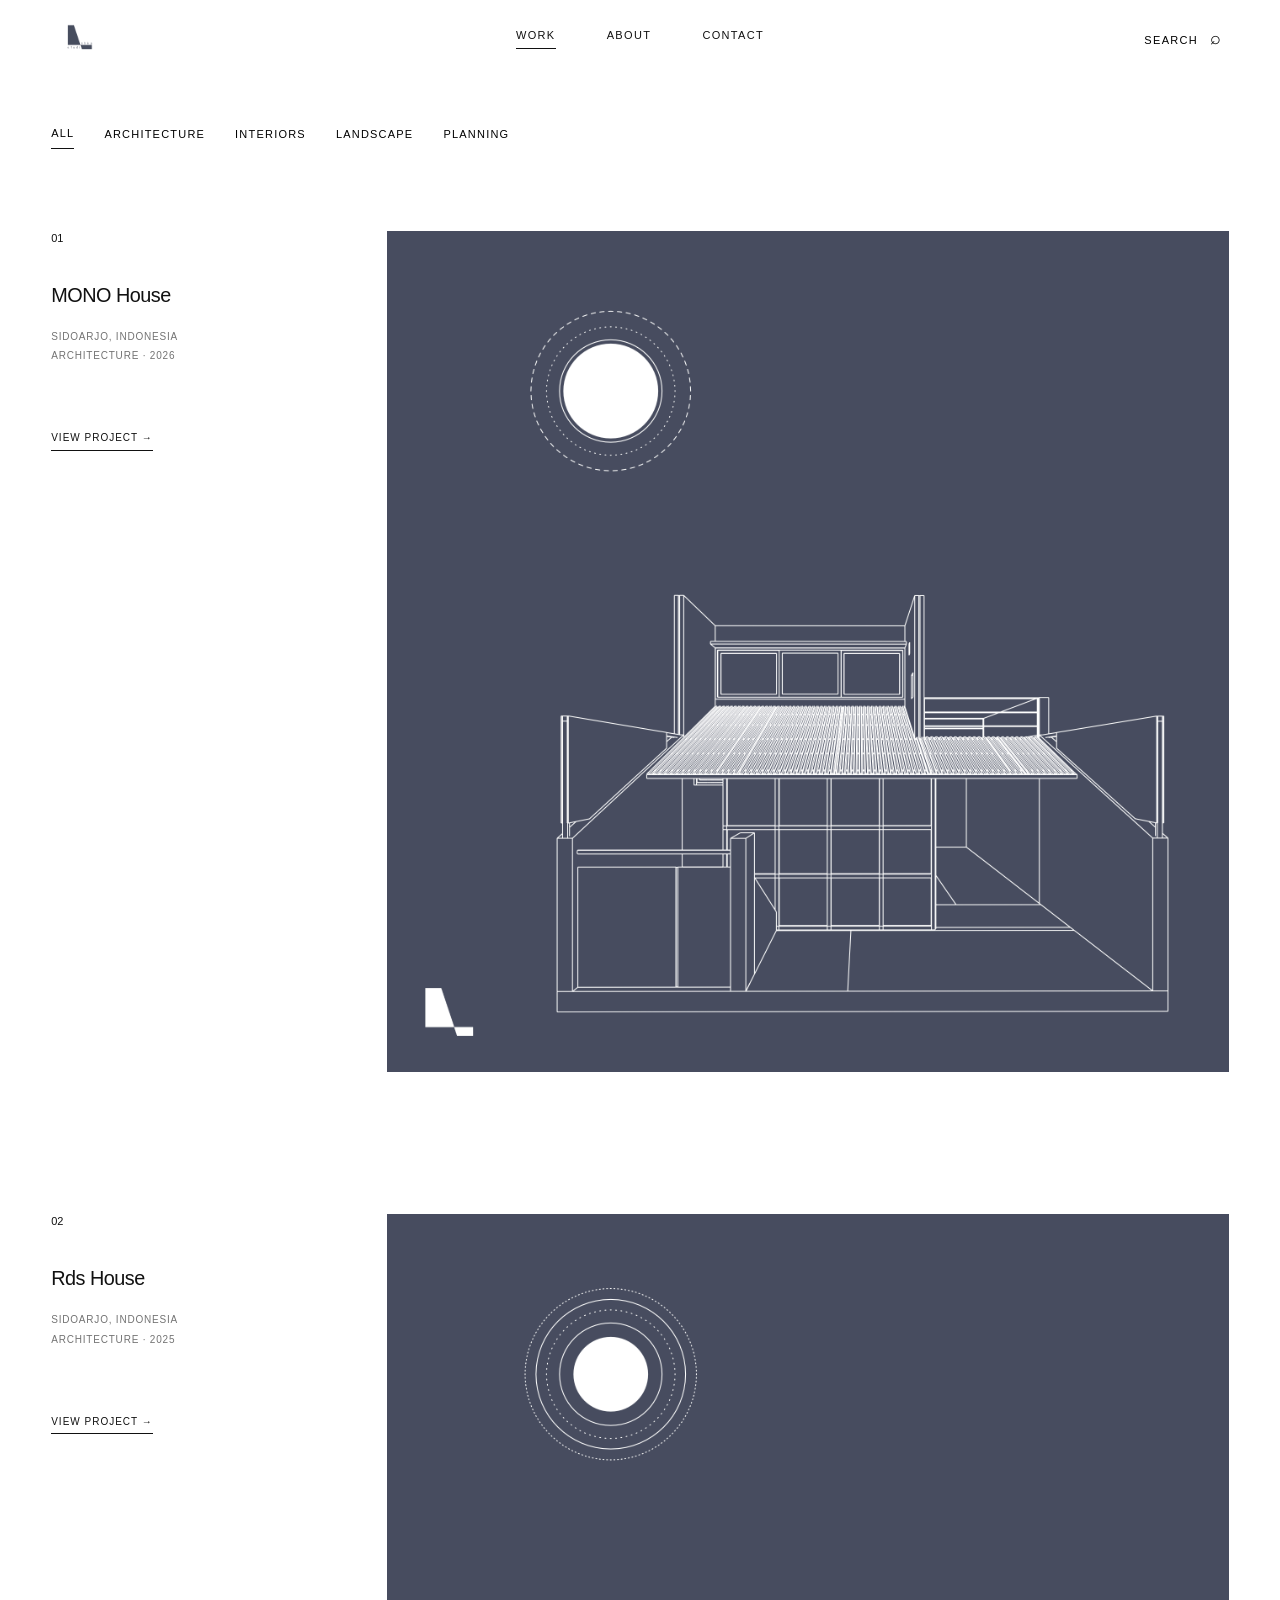
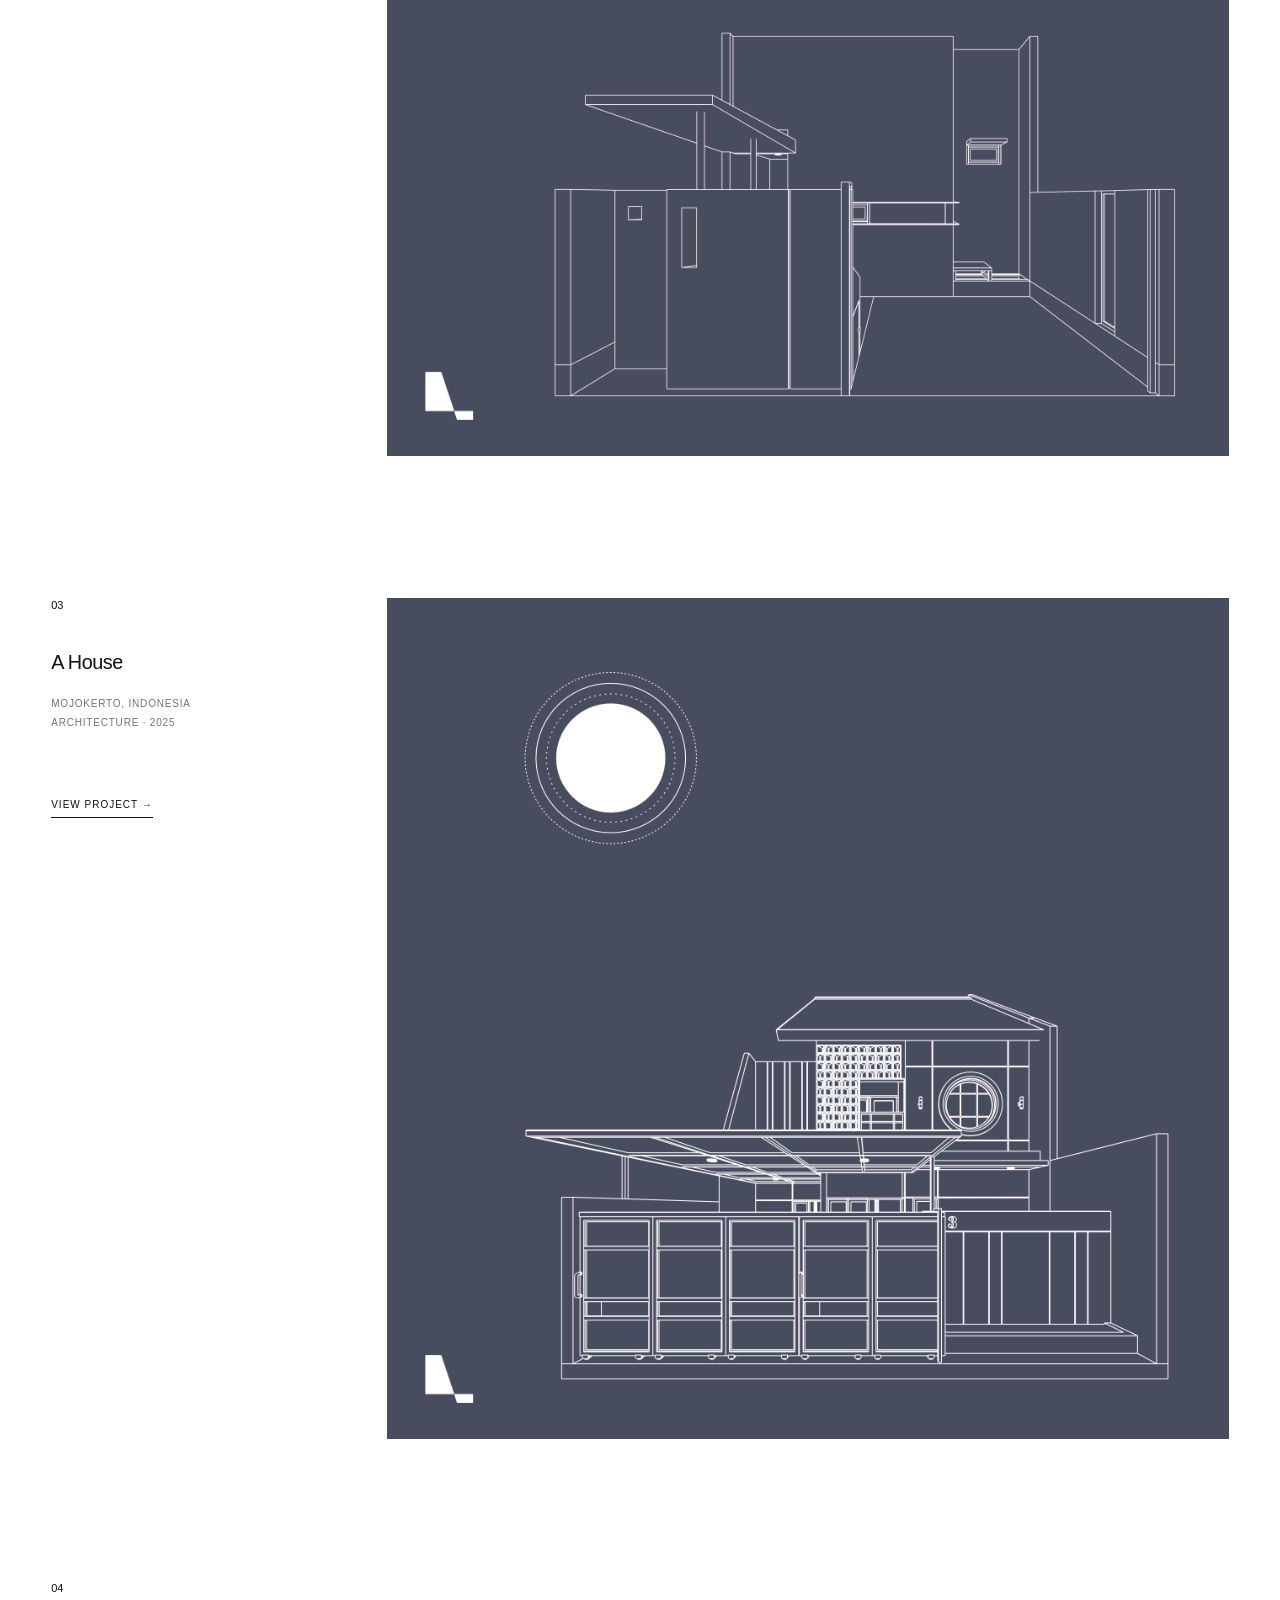
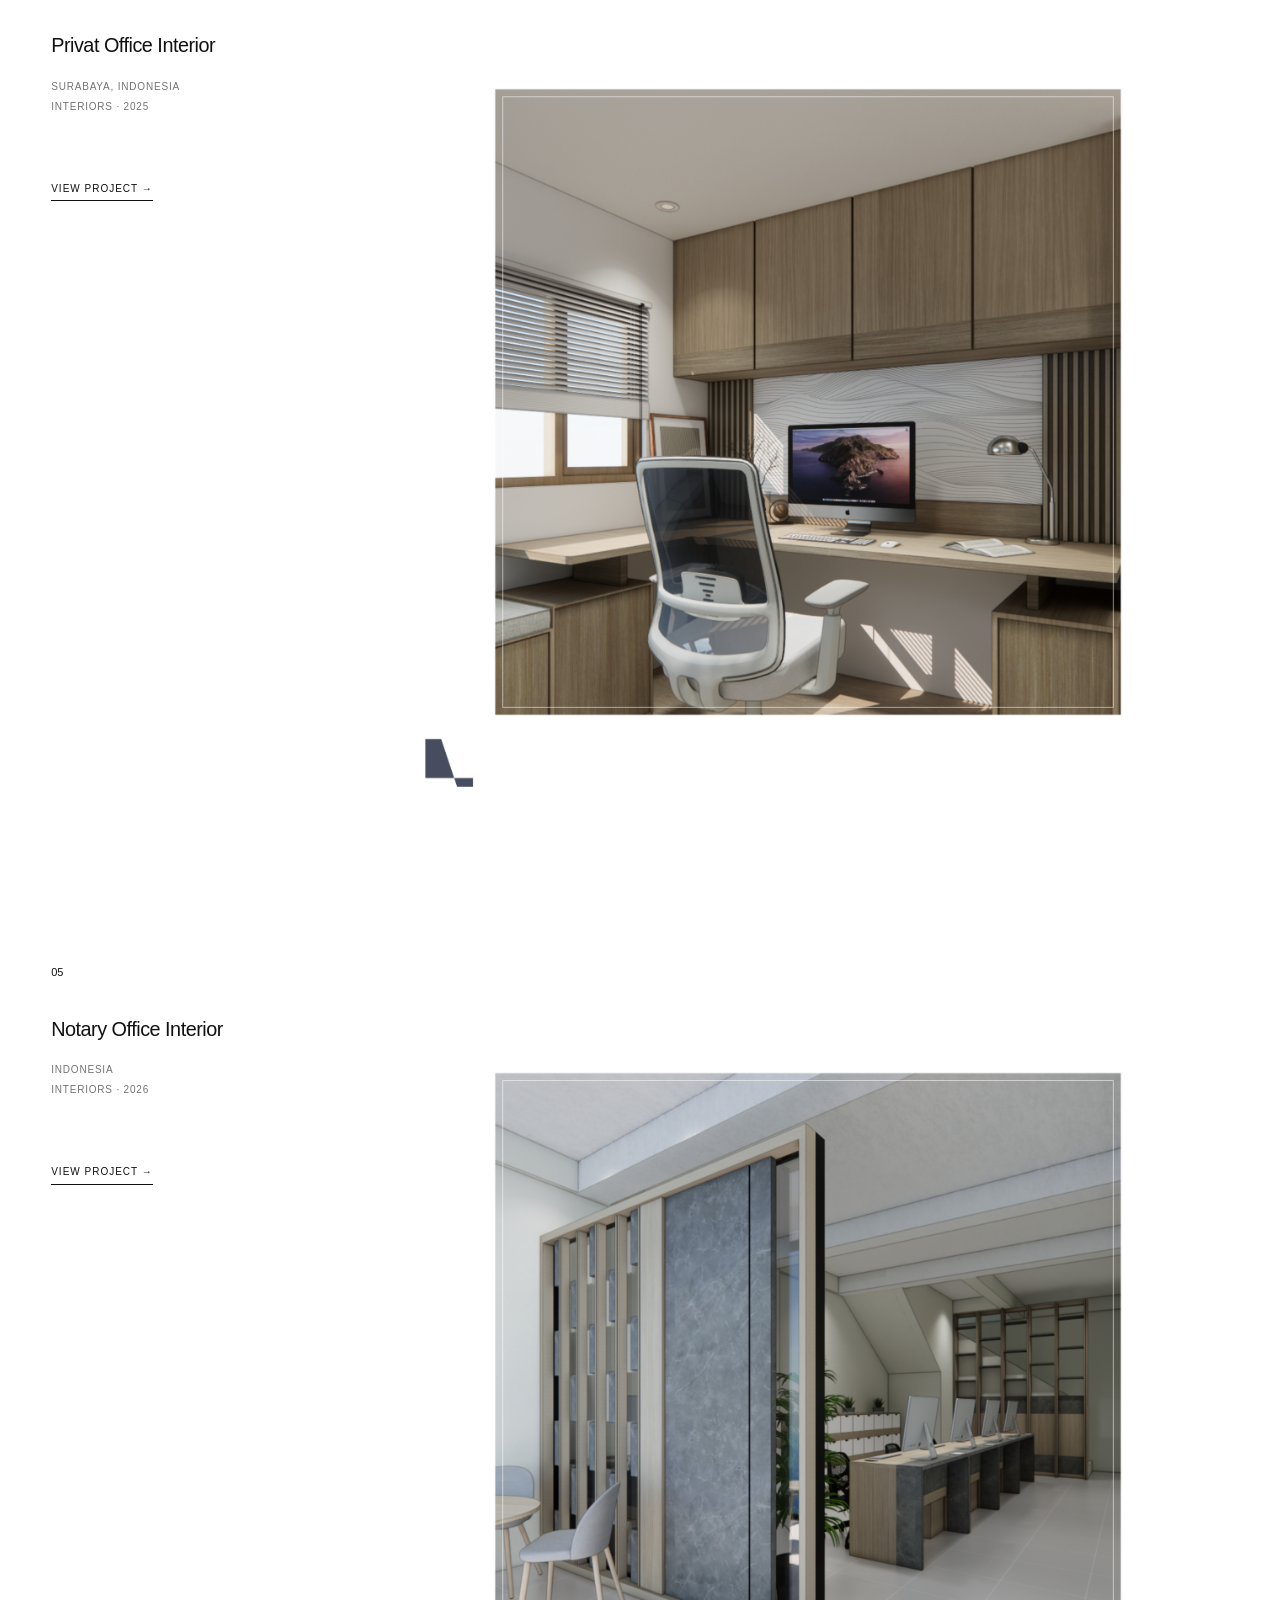
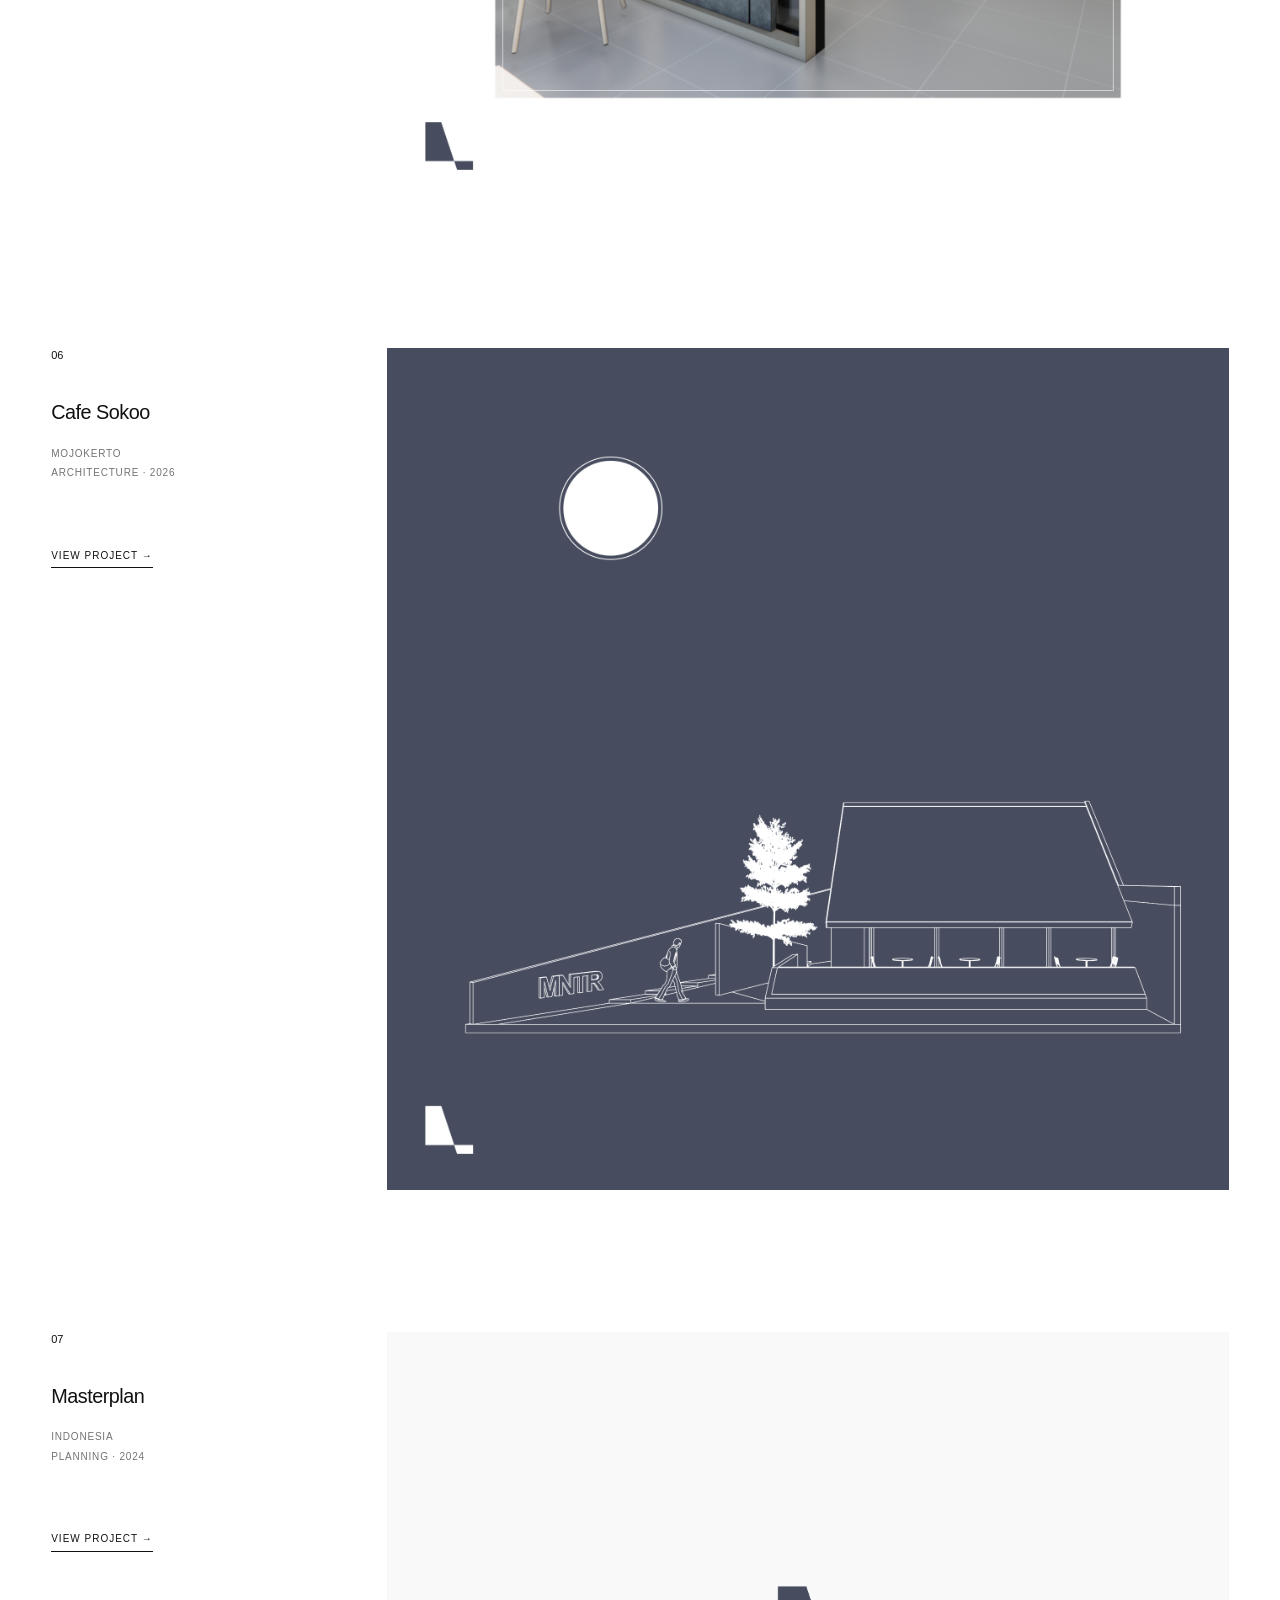
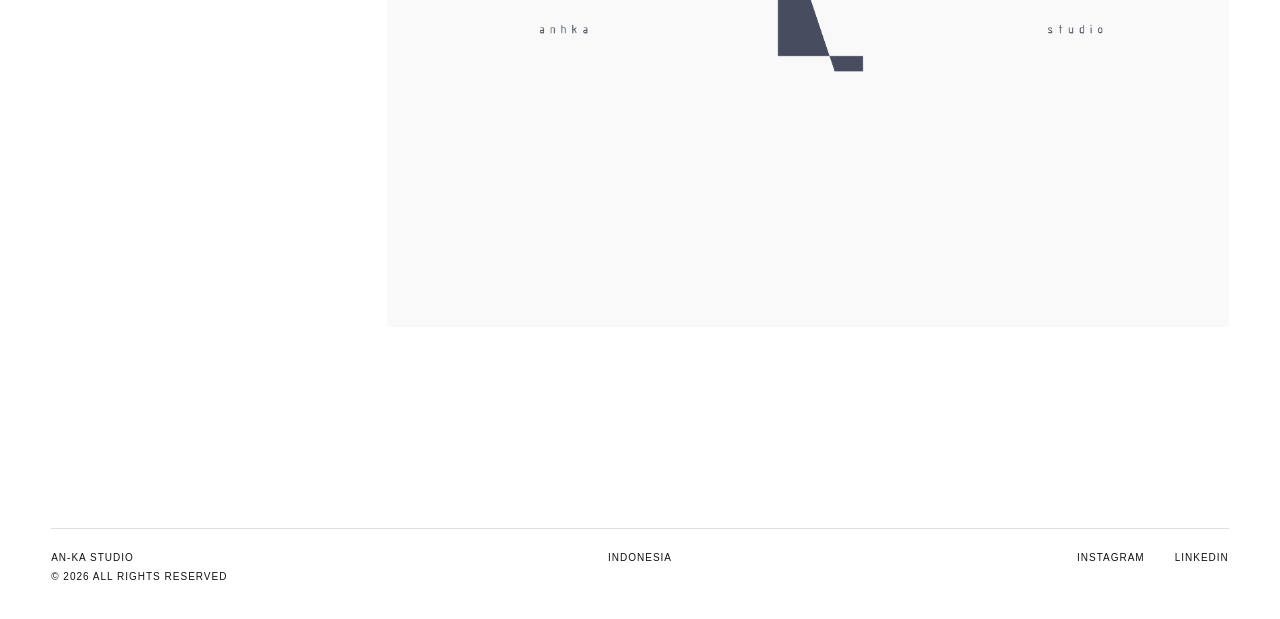
<file: index.html>
<!DOCTYPE html>
<html lang="en">
<head>
  <meta charset="UTF-8">
  <meta name="viewport" content="width=device-width, initial-scale=1.0">
  <meta name="description" content="AN-KA Studio — Architecture, interiors, landscape and planning portfolio.">
  <meta name="theme-color" content="#f7f7f5">
  <title>AN-KA│Studio</title>
  <link rel="icon" href="assets/favicon.png" type="image/png">
  <link rel="stylesheet" href="css/style.css">
</head>
<body>
  <header class="site-header">
    <a class="brand" href="index.html" aria-label="AN-KA home">
  <img src="assets/logo.png" alt="AN-KA Studio">
</a>
    <nav class="desktop-nav" aria-label="Primary navigation">
      <a class="active" href="index.html">WORK</a>
      <a href="about.html">ABOUT</a>
      <a href="contact.html">CONTACT</a>
    </nav>
    <button class="search-toggle" type="button" aria-label="Open search">SEARCH <span>⌕</span></button>
    <button class="menu-toggle" type="button" aria-label="Open menu" aria-expanded="false">MENU</button>
  </header>

  <div class="mobile-menu" aria-hidden="true">
    <button class="menu-close" type="button" aria-label="Close menu">CLOSE</button>
    <nav>
      <a href="index.html">WORK</a>
      <a href="about.html">ABOUT</a>
      <a href="contact.html">CONTACT</a>
    </nav>
  </div>

  <section class="search-panel" aria-hidden="true">
    <div class="search-inner">
      <label for="project-search">SEARCH PROJECTS</label>
      <input id="project-search" type="search" placeholder="Project, location, category or year" autocomplete="off">
      <button type="button" class="search-close">CLOSE</button>
    </div>
  </section>

  <main>
    <section class="portfolio-intro">
      <div class="category-filter" aria-label="Project categories">
        <button class="filter active" data-filter="All">ALL</button>
        <button class="filter" data-filter="Architecture">ARCHITECTURE</button>
        <button class="filter" data-filter="Interiors">INTERIORS</button>
        <button class="filter" data-filter="Landscape">LANDSCAPE</button>
        <button class="filter" data-filter="Planning">PLANNING</button>
      </div>
    </section>

    <section id="project-list" class="project-list" aria-label="Projects"></section>
  </main>

  <footer class="site-footer">
    <div>
      <strong>AN-KA STUDIO</strong>
      <span>© 2026 ALL RIGHTS RESERVED</span>
    </div>
    <span>INDONESIA</span>
    <div class="footer-links">
      <a href="https://www.instagram.com/studioanhka/" target="_blank" rel="noopener noreferrer" aria-label="Instagram">
  INSTAGRAM
      </a>
      <a href="#" aria-label="LinkedIn">LINKEDIN</a>
    </div>
  </footer>

  <script src="js/projects.js"></script>
  <script src="js/main.js"></script>
</body>
</html>
</file>
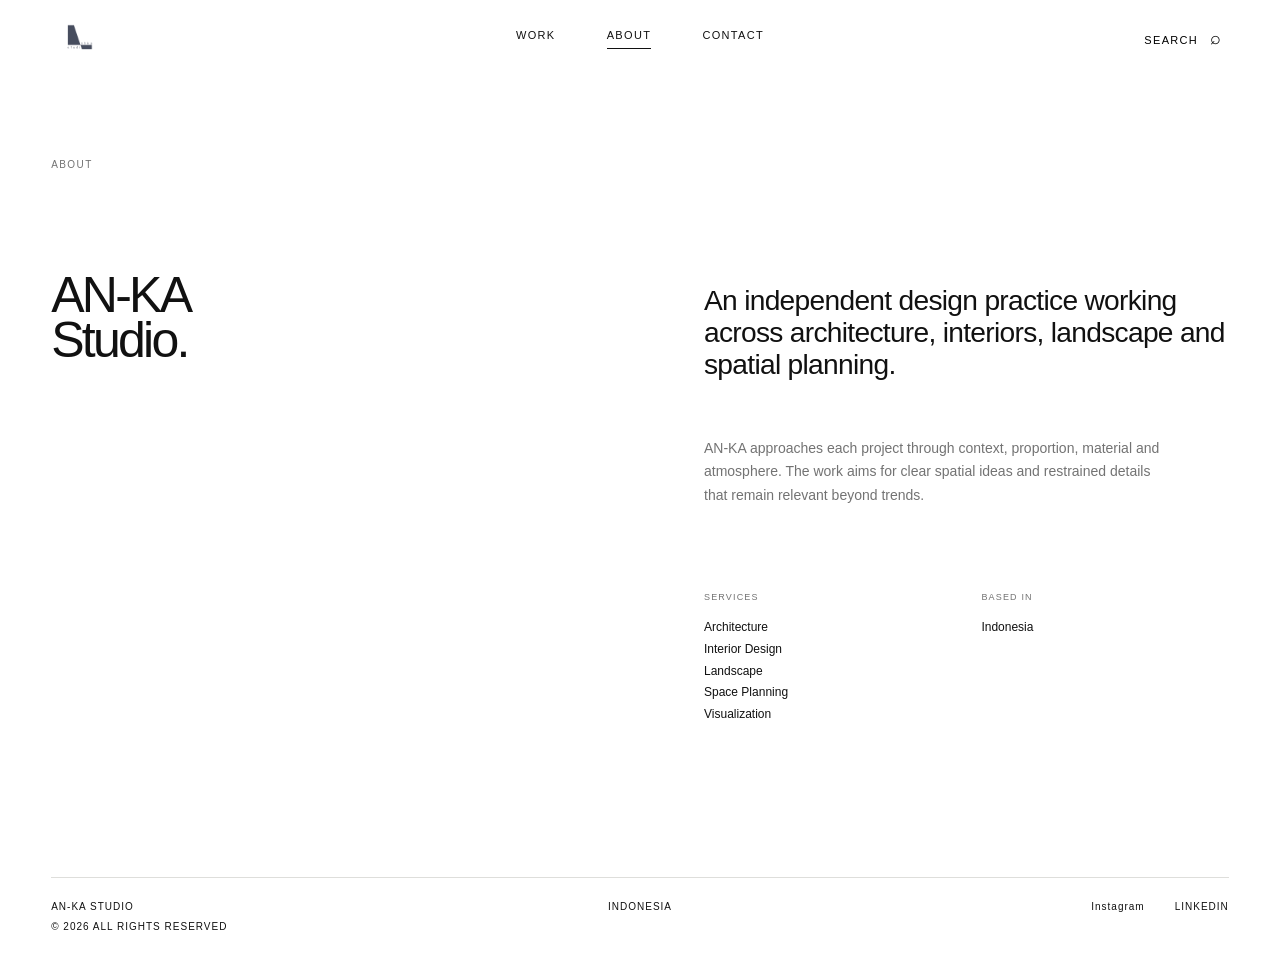
<file: about.html>
<!DOCTYPE html>
<html lang="en">
<head>
  <meta charset="UTF-8">
  <meta name="viewport" content="width=device-width, initial-scale=1.0">
  <meta name="description" content="AN-KA Studio — About the studio.">
  <title>AN-KA│Studio</title>
  <link rel="icon" href="assets/favicon.png" type="image/png">
  <link rel="stylesheet" href="css/style.css">
</head>
<body class="subpage">
<header class="site-header">
 <a class="brand" href="index.html" aria-label="AN-KA Studio home">
  <img src="assets/logo.png" alt="AN-KA Studio">
</a>
  <nav class="desktop-nav"><a href="index.html">WORK</a><a class="active" href="about.html">ABOUT</a><a href="contact.html">CONTACT</a></nav>
  <button class="search-toggle" type="button">SEARCH <span>⌕</span></button>
  <button class="menu-toggle" type="button" aria-label="Open menu" aria-expanded="false">MENU</button>
</header>
<div class="mobile-menu" aria-hidden="true"><button class="menu-close" type="button">CLOSE</button><nav><a href="index.html">WORK</a><a href="about.html">ABOUT</a><a href="contact.html">CONTACT</a></nav></div>

<main class="subpage-main">
  <div class="eyebrow">ABOUT</div>
  <section class="about-layout">
    <h1>AN-KA<br>Studio.</h1>
    <div class="about-copy">
      <p class="lead">An independent design practice working across architecture, interiors, landscape and spatial planning.</p>
      <p>AN-KA approaches each project through context, proportion, material and atmosphere. The work aims for clear spatial ideas and restrained details that remain relevant beyond trends.</p>
      <div class="info-grid">
        <div><span>SERVICES</span><p>Architecture<br>Interior Design<br>Landscape<br>Space Planning<br>Visualization</p></div>
        <div><span>BASED IN</span><p>Indonesia</p></div>
      </div>
    </div>
  </section>
</main>
<footer class="site-footer"><div><strong>AN-KA STUDIO</strong><span>© 2026 ALL RIGHTS RESERVED</span></div><span>INDONESIA</span><div class="footer-links"><a href="https://www.instagram.com/studioanhka/" target="_blank" rel="noopener noreferrer">Instagram</a><a href="#">LINKEDIN</a></div></footer>
<script src="js/main.js"></script>
</body>
</html>
</file>
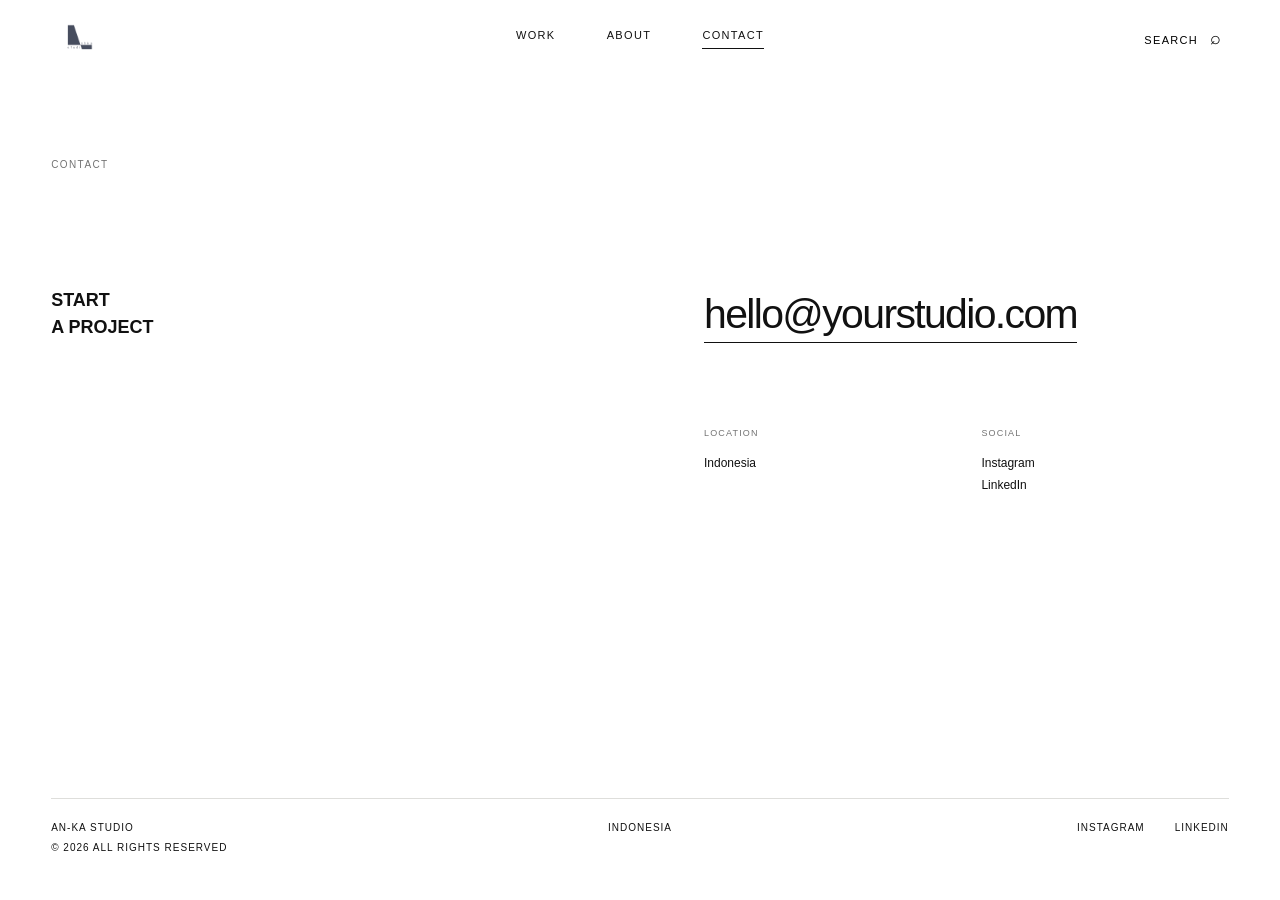
<file: contact.html>
<!DOCTYPE html>
<html lang="en">
<head>
  <meta charset="UTF-8">
  <meta name="viewport" content="width=device-width, initial-scale=1.0">
  <meta name="description" content="Contact AN-KA Studio.">
  <title>AN-KA│Studio</title>
  <link rel="icon" href="assets/favicon.png" type="image/png">
  <link rel="stylesheet" href="css/style.css">
</head>
<body class="subpage">
<header class="site-header">
  <a class="brand" href="index.html" aria-label="AN-KA Studio home">
  <img src="assets/logo.png" alt="AN-KA Studio">
</a>
  <nav class="desktop-nav"><a href="index.html">WORK</a><a href="about.html">ABOUT</a><a class="active" href="contact.html">CONTACT</a></nav>
  <button class="search-toggle" type="button">SEARCH <span>⌕</span></button>
  <button class="menu-toggle" type="button" aria-label="Open menu" aria-expanded="false">MENU</button>
</header>
<div class="mobile-menu" aria-hidden="true"><button class="menu-close" type="button">CLOSE</button><nav><a href="index.html">WORK</a><a href="about.html">ABOUT</a><a href="contact.html">CONTACT</a></nav></div>

<main class="subpage-main contact-main">
  <div class="eyebrow">CONTACT</div>
  <section class="contact-layout">
    <h1>START<br>A PROJECT</h1>
    <div class="contact-copy">
      <a class="contact-email" href="mailto:hello@yourstudio.com">hello@yourstudio.com</a>
      <div class="contact-details">
        <div><span>LOCATION</span><p>Indonesia</p></div>
        <div><span>SOCIAL</span><p><a href="https://www.instagram.com/studioanhka/" target="_blank" rel="noopener noreferrer">Instagram</a><br><a href="#">LinkedIn</a></p></div>
      </div>
    </div>
  </section>
</main>
<footer class="site-footer"><div><strong>AN-KA STUDIO</strong><span>© 2026 ALL RIGHTS RESERVED</span></div><span>INDONESIA</span><div class="footer-links"><a href="https://www.instagram.com/studioanhka/" target="_blank" rel="noopener noreferrer">INSTAGRAM</a><a href="#">LINKEDIN</a></div></footer>
<script src="js/main.js"></script>
</body>
</html>
</file>
<file: css/style.css>
:root {
  --bg: #ffffff;
  --text: #111;
  --muted: #737373;
  --line: #dededb;
  --pad: clamp(20px, 4vw, 60px);
  --sans: Inter, "Helvetica Neue", Helvetica, Arial, sans-serif;
}
* { box-sizing: border-box; }
html { scroll-behavior: smooth; }
body { margin: 0; background: var(--bg); color: var(--text); font-family: var(--sans); font-size: 12px; line-height: 1.45; }
body.menu-open { overflow: hidden; }
a { color: inherit; text-decoration: none; }
button, input { font: inherit; }
.site-header {
  height: 78px; padding: 0 var(--pad); display: grid; grid-template-columns: 1fr auto 1fr;
  align-items: center; position: sticky; top: 0; z-index: 50; background: color-mix(in srgb, var(--bg) 94%, transparent);
  backdrop-filter: blur(8px); border-bottom: 1px solid transparent; transition: border-color .3s ease;
}
.site-header:has(+ *) { }
.brand {
  display: flex;
  align-items: center;
  justify-content: flex-start;
  width: 250px;
  height: 60px;
  overflow: hidden;
}

.brand img {
  display: block;
  width: 250px !important;
  height: auto !important;
  max-width: 250px !important;
  max-height: 55px !important;
  object-fit: contain;
  object-position: left center;
}
.desktop-nav { display: flex; gap: clamp(24px, 4vw, 60px); }
.desktop-nav a, .search-toggle, .menu-toggle { font-size: 11px; letter-spacing: .12em; }
.desktop-nav a.active { border-bottom: 1px solid var(--text); padding-bottom: 5px; }
.search-toggle { justify-self: end; border: 0; background: none; cursor: pointer; }
.search-toggle span { font-size: 18px; margin-left: 8px; }
.menu-toggle { display: none; border: 0; background: none; cursor: pointer; justify-self: end; }
.mobile-menu {
  position: fixed; inset: 0; z-index: 100; background: var(--bg); display: flex; flex-direction: column;
  padding: 28px var(--pad); transform: translateY(-100%); transition: transform .45s cubic-bezier(.77,0,.18,1);
}
.mobile-menu.open { transform: translateY(0); }
.menu-close { align-self: flex-end; border: 0; background: none; font-size: 11px; letter-spacing: .12em; }
.mobile-menu nav { display: flex; flex-direction: column; gap: 16px; margin-top: auto; margin-bottom: 12vh; }
.mobile-menu nav a { font-size: clamp(34px, 9vw, 70px); letter-spacing: -.03em; }

.search-panel { position: fixed; inset: 0; z-index: 90; background: var(--bg); display: flex; align-items: center; justify-content: center; opacity: 0; pointer-events: none; transition: opacity .3s ease; }
.search-panel.open { opacity: 1; pointer-events: auto; }
.search-inner { width: min(900px, calc(100% - 2 * var(--pad))); position: relative; }
.search-inner label { display: block; font-size: 10px; letter-spacing: .14em; margin-bottom: 18px; color: var(--muted); }
.search-inner input { width: 100%; border: 0; border-bottom: 1px solid var(--text); outline: none; background: none; font-size: clamp(24px, 5vw, 58px); padding: 0 0 12px; }
.search-close { position: absolute; right: 0; top: -35px; border: 0; background: none; cursor: pointer; font-size: 10px; letter-spacing: .12em; }

.portfolio-intro { padding: 48px var(--pad) 20px; }
.category-filter { display: flex; flex-wrap: wrap; gap: 30px; }
.filter { border: 0; padding: 0 0 6px; background: none; cursor: pointer; font-size: 11px; letter-spacing: .11em; }
.filter.active { border-bottom: 1px solid var(--text); }

.project-list { padding: 20px var(--pad) 100px; }
.project-item {
  display: grid; grid-template-columns: minmax(190px, 26%) 1fr; gap: 30px; min-height: 82vh;
  padding: 42px 0 100px; align-items: start;
}
.project-meta { position: sticky; top: 110px; min-height: 220px; display: flex; flex-direction: column; }
.project-number { font-size: 11px; margin-bottom: 34px; }
.project-copy h2 { font-size: clamp(18px, 1.55vw, 25px); font-weight: 400; letter-spacing: -.025em; margin: 0 0 20px; }
.project-copy p { margin: 5px 0; color: var(--muted); font-size: 10px; letter-spacing: .08em; }
.view-link { margin-top: auto; width: max-content; font-size: 10px; letter-spacing: .1em; border-bottom: 1px solid var(--text); padding-bottom: 4px; }
.project-image-wrap { display: block; overflow: hidden; background: #e9e8e4; }
.project-image-wrap img {
  width: 100%; height: auto; min-height: 65vh; display: block; object-fit: cover;
  transition: transform .8s cubic-bezier(.2,.7,.2,1);
}
.project-image-wrap:hover img { transform: scale(1.012); }
.project-item.reveal { opacity: 0; transform: translateY(18px); transition: opacity .7s ease, transform .7s ease; }
.project-item.reveal.seen { opacity: 1; transform: none; }
.project-item[hidden] { display: none; }

.site-footer { border-top: 1px solid var(--line); margin: 0 var(--pad); padding: 22px 0 34px; display: grid; grid-template-columns: 1fr 1fr 1fr; gap: 20px; font-size: 10px; letter-spacing: .1em; }
.site-footer strong, .site-footer span { display: block; font-weight: 400; }
.site-footer strong { margin-bottom: 5px; }
.site-footer > span { text-align: center; }
.footer-links { display: flex; justify-content: flex-end; gap: 30px; }

.subpage-main { padding: 80px var(--pad) 140px; min-height: calc(100vh - 180px); }
.eyebrow { font-size: 10px; letter-spacing: .14em; color: var(--muted); }
.about-layout, .contact-layout { display: grid; grid-template-columns: 1fr 1fr; gap: 10vw; margin-top: 100px; }
.about-layout h1 {
  font-size: 50px;
  font-weight: 300;
  letter-spacing: -.055em;
  line-height: .9;
  margin: 0;
}
.about-copy, .contact-copy { max-width: 560px; padding-top: 12px; }
.lead { font-size: clamp(20px, 2.2vw, 34px); line-height: 1.15; letter-spacing: -.025em; margin: 0 0 55px; }
.about-copy > p:not(.lead) { color: var(--muted); max-width: 470px; font-size: 14px; line-height: 1.7; }
.info-grid, .contact-details { display: grid; grid-template-columns: 1fr 1fr; gap: 30px; margin-top: 80px; }
.info-grid span, .contact-details span { font-size: 9px; letter-spacing: .13em; color: var(--muted); }
.info-grid p, .contact-details p { line-height: 1.8; }
.contact-email { font-size: clamp(24px, 3.2vw, 48px); letter-spacing: -.04em; border-bottom: 1px solid var(--text); padding-bottom: 5px; }

.project-hero { padding: 70px var(--pad) 0; }
.project-detail-meta { display: grid; grid-template-columns: 26% 1fr; gap: 30px; margin-bottom: 42px; }
.project-detail-meta > span { font-size: 11px; }
.project-detail-meta h1 { margin: 0 0 18px; font-size: clamp(30px, 4vw, 65px); font-weight: 300; letter-spacing: -.04em; }
.project-detail-meta p { margin: 5px 0; font-size: 10px; color: var(--muted); letter-spacing: .1em; }
.detail-hero-image { display: block; width: 100%; max-height: 78vh; object-fit: cover; }
.project-description { display: grid; grid-template-columns: 26% 1fr; gap: 30px; padding: 110px var(--pad); }
.project-description > p { max-width: 680px; margin: 0; font-size: clamp(18px, 2vw, 30px); line-height: 1.25; letter-spacing: -.025em; }
.project-info { grid-column: 2; display: grid; grid-template-columns: repeat(5, 1fr); gap: 18px; margin-top: 80px; }
.project-info span { display: block; color: var(--muted); font-size: 9px; letter-spacing: .12em; margin-bottom: 10px; }
.project-info strong { font-weight: 400; font-size: 11px; }
.detail-gallery { padding: 0 var(--pad) 120px; display: grid; grid-template-columns: 1fr 1fr; gap: 18px; }
.detail-gallery img { width: 100%; display: block; background: #e9e8e4; }
.detail-gallery .gallery-wide { grid-column: 1 / -1; }
.project-nextprev { border-top: 1px solid var(--line); margin: 0 var(--pad); padding: 35px 0 100px; display: grid; grid-template-columns: 1fr 1fr; }
.project-nextprev a { display: flex; flex-direction: column; gap: 10px; }
.project-nextprev .next { text-align: right; }
.project-nextprev span { color: var(--muted); font-size: 9px; letter-spacing: .12em; }
.project-nextprev strong { font-size: clamp(20px, 2vw, 30px); font-weight: 300; letter-spacing: -.03em; }

@media (max-width: 900px) {
  .site-header { grid-template-columns: 1fr auto; }
  .desktop-nav, .search-toggle { display: none; }
  .menu-toggle { display: block; }
  .project-item { grid-template-columns: 1fr; min-height: auto; padding-bottom: 80px; }
  .project-meta { position: static; min-height: auto; display: grid; grid-template-columns: 45px 1fr; }
  .project-number { margin: 0; }
  .view-link { grid-column: 2; margin-top: 24px; }
  .project-image-wrap img { min-height: 0; }
  .about-layout, .contact-layout, .project-description { grid-template-columns: 1fr; gap: 50px; margin-top: 60px; }
  .project-info { grid-column: 1; grid-template-columns: repeat(2, 1fr); margin-top: 50px; }
  .project-detail-meta { grid-template-columns: 45px 1fr; }
}
@media (max-width: 600px) {
  .site-header { height: 64px; }
  .portfolio-intro { padding-top: 34px; }
  .category-filter { gap: 18px; }
  .project-list { padding-top: 0; }
  .project-item { gap: 22px; padding-top: 42px; }
  .project-copy h2 { font-size: 18px; }
  .project-description, .project-hero { padding-top: 70px; }
  .detail-gallery { grid-template-columns: 1fr; }
  .detail-gallery .gallery-wide { grid-column: auto; }
  .site-footer { grid-template-columns: 1fr 1fr; }
  .site-footer > span { display: none; }
  .footer-links { justify-content: flex-end; }
  .subpage-main { padding-top: 60px; }
  .about-layout h1, .contact-layout h1 { font-size: clamp(48px, 17vw, 90px); }
}
@media (prefers-reduced-motion: reduce) {
  *, *::before, *::after { scroll-behavior: auto !important; transition-duration: .01ms !important; animation-duration: .01ms !important; }
}
</file>
